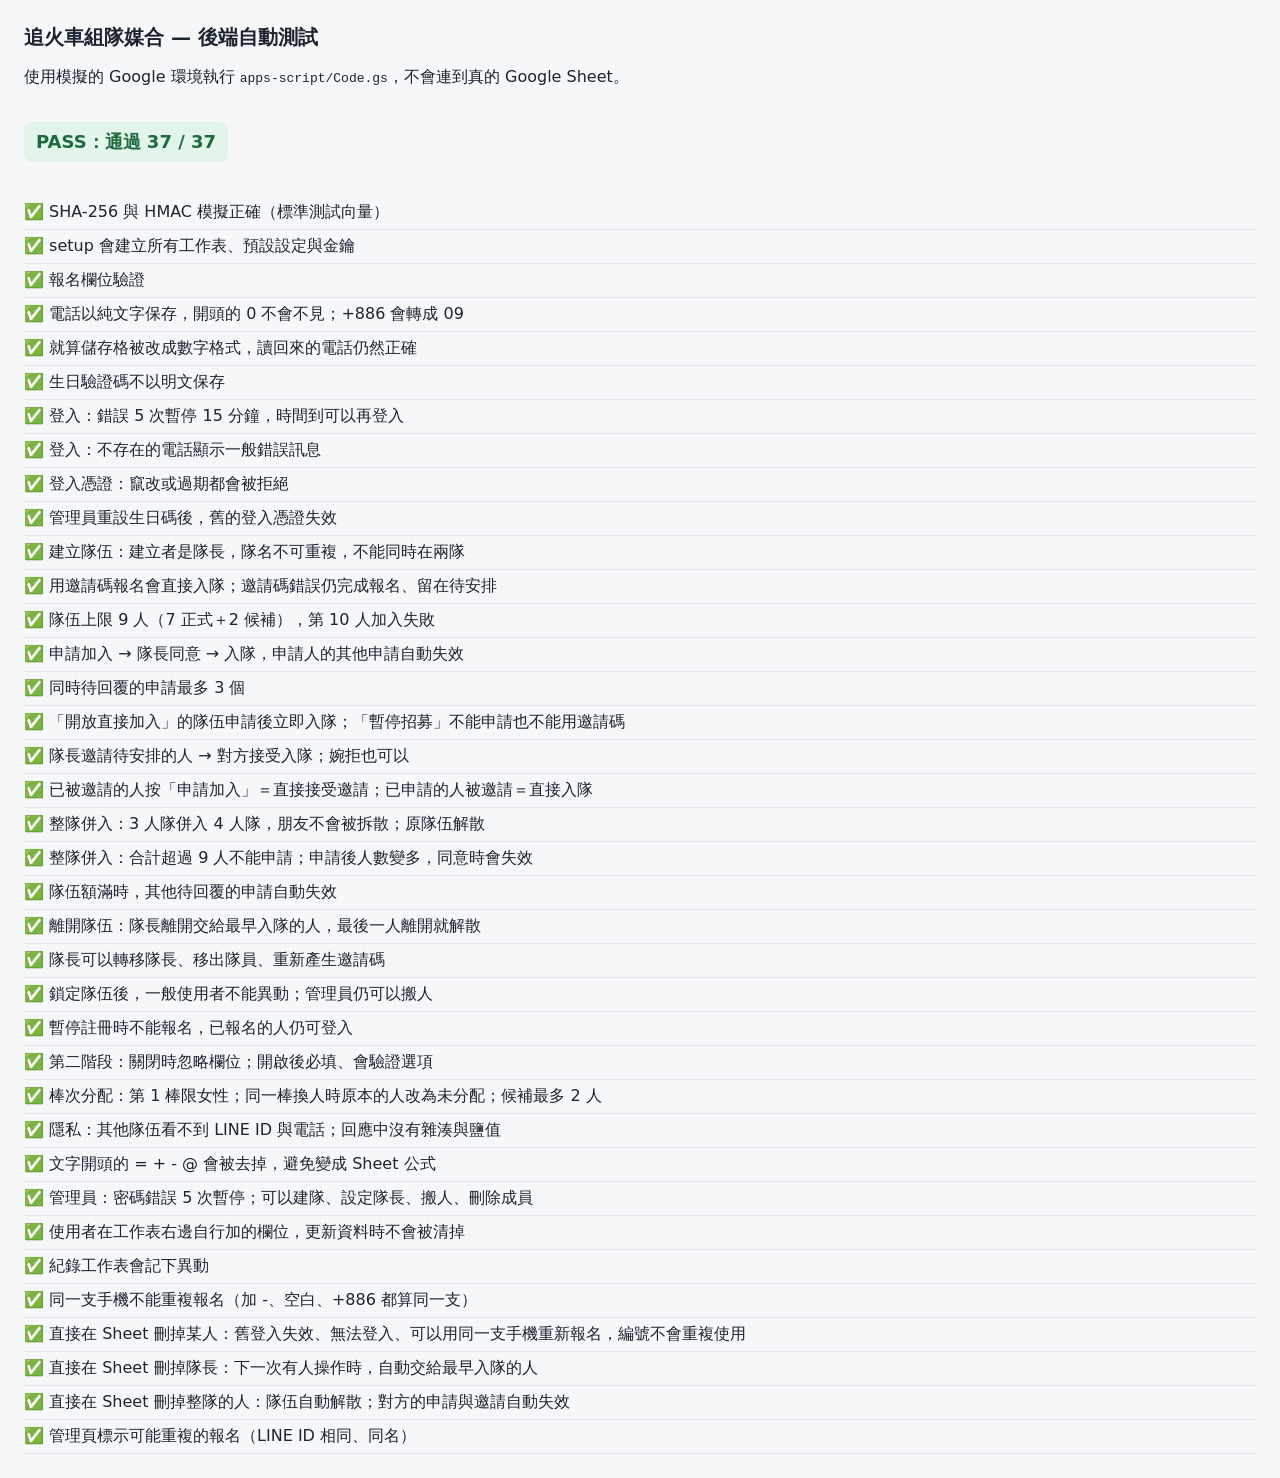
<file: tests/backend.html>
<!doctype html>
<html lang="zh-Hant-TW">
<head>
<meta charset="utf-8">
<meta name="viewport" content="width=device-width, initial-scale=1">
<title>後端測試</title>
<style>
  body { font-family: system-ui, "Microsoft JhengHei", sans-serif; margin: 24px; background: #f6f7f9; color: #1b2430; }
  h1 { font-size: 20px; }
  #summary { font-size: 18px; font-weight: 700; padding: 8px 12px; border-radius: 8px; display: inline-block; }
  #summary.pass { background: #e3f4ea; color: #1e6b3f; }
  #summary.fail { background: #fdecea; color: #a12b1f; }
  ul { list-style: none; padding: 0; }
  li { padding: 6px 0; border-bottom: 1px solid #e3e7ec; }
  li.fail { color: #a12b1f; font-weight: 600; }
</style>
</head>
<body>
<h1>追火車組隊媒合 — 後端自動測試</h1>
<p>使用模擬的 Google 環境執行 <code>apps-script/Code.gs</code>，不會連到真的 Google Sheet。</p>
<p id="summary">執行中…</p>
<ul id="out"></ul>
<script src="../dev/mock-gas.js"></script>
<script src="../apps-script/Code.gs"></script>
<script src="backend-tests.js"></script>
</body>
</html>
</file>
